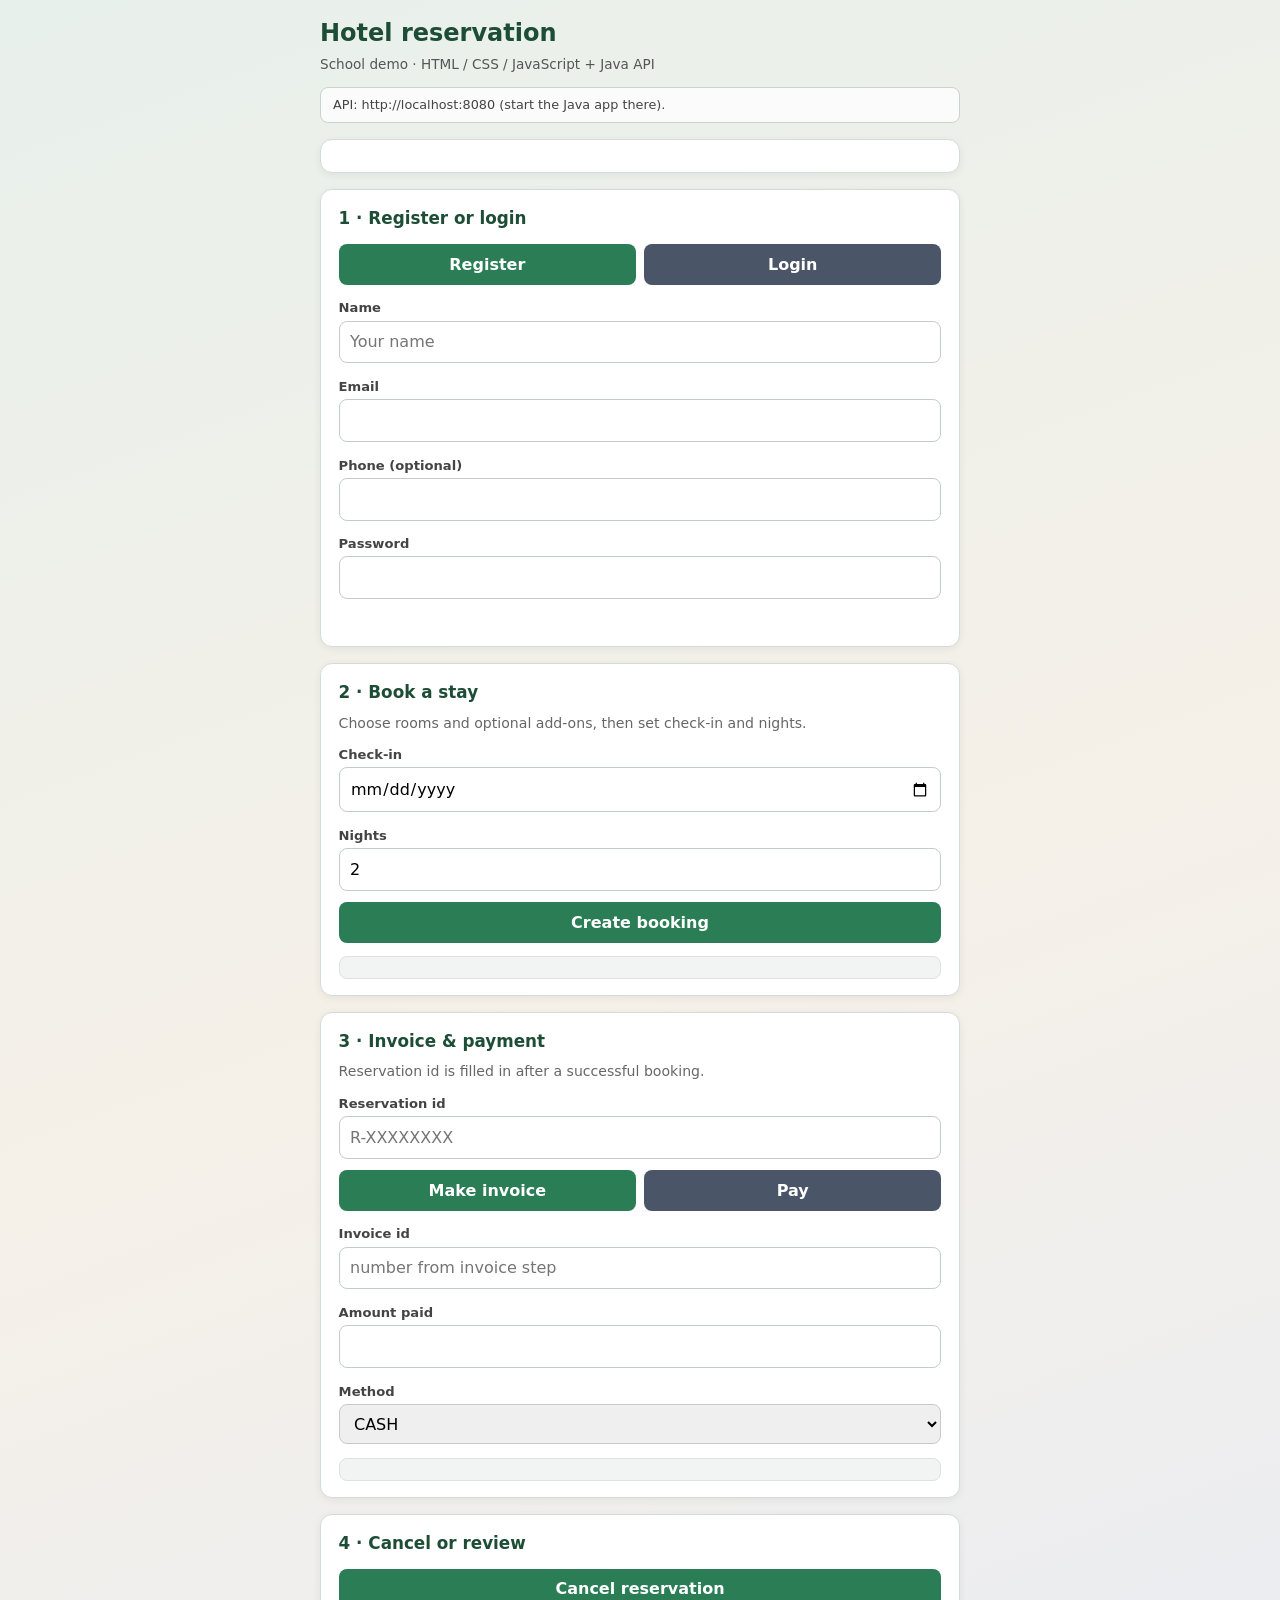
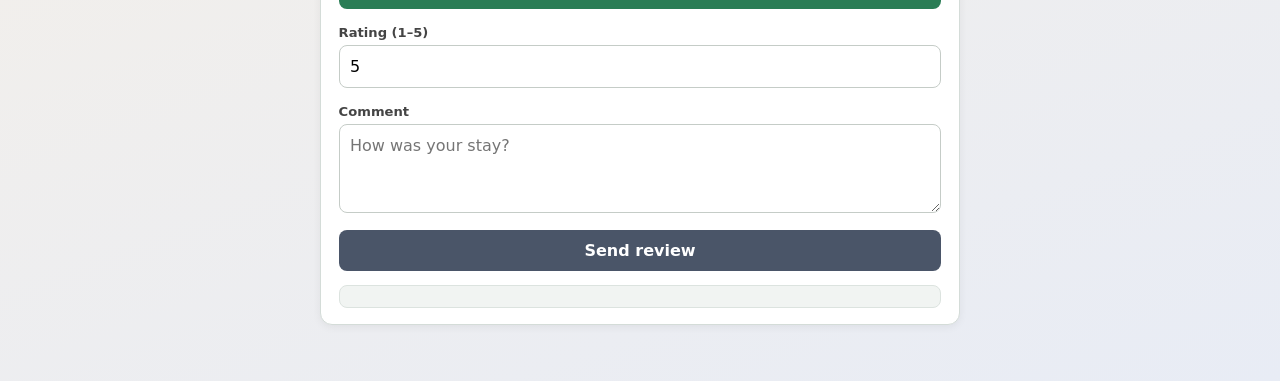
<file: frontend/index.html>
<!DOCTYPE html>
<html lang="en">
<head>
  <meta charset="UTF-8" />
  <meta name="viewport" content="width=device-width, initial-scale=1" />
  <title>Hotel Reservation</title>
  <link rel="stylesheet" href="css/style.css" />
</head>
<body>
  <header class="top">
    <h1>Hotel reservation</h1>
    <p class="tag">School demo · HTML / CSS / JavaScript + Java API</p>
  </header>

  <p id="apiHint" class="hint"></p>

  <section id="hotel" class="card"></section>

  <section class="card">
    <h2>1 · Register or login</h2>
    <div class="row">
      <button type="button" id="btnReg">Register</button>
      <button type="button" id="btnLog" class="secondary">Login</button>
    </div>
    <label for="name">Name</label>
    <input id="name" placeholder="Your name" autocomplete="name" />
    <label for="email">Email</label>
    <input id="email" type="email" autocomplete="email" />
    <label for="phone">Phone (optional)</label>
    <input id="phone" autocomplete="tel" />
    <label for="pw">Password</label>
    <input id="pw" type="password" autocomplete="current-password" />
    <p id="guestOut" class="msg ok" role="status"></p>
  </section>

  <section class="card">
    <h2>2 · Book a stay</h2>
    <p class="muted">Choose rooms and optional add-ons, then set check-in and nights.</p>
    <div id="rooms" class="checks"></div>
    <div id="services" class="checks"></div>
    <label for="checkIn">Check-in</label>
    <input id="checkIn" type="date" />
    <label for="nights">Nights</label>
    <input id="nights" type="number" min="1" value="2" />
    <button type="button" id="btnBook">Create booking</button>
    <pre id="bookOut" class="out" aria-live="polite"></pre>
  </section>

  <section class="card">
    <h2>3 · Invoice &amp; payment</h2>
    <p class="muted">Reservation id is filled in after a successful booking.</p>
    <label for="resId">Reservation id</label>
    <input id="resId" placeholder="R-XXXXXXXX" />
    <div class="row">
      <button type="button" id="btnInv">Make invoice</button>
      <button type="button" id="btnPay" class="secondary">Pay</button>
    </div>
    <label for="invId">Invoice id</label>
    <input id="invId" placeholder="number from invoice step" />
    <label for="payAmt">Amount paid</label>
    <input id="payAmt" type="number" step="0.01" min="0" />
    <label for="payMethod">Method</label>
    <select id="payMethod">
      <option value="CASH">CASH</option>
      <option value="CARD">CARD</option>
    </select>
    <pre id="payOut" class="out" aria-live="polite"></pre>
  </section>

  <section class="card">
    <h2>4 · Cancel or review</h2>
    <button type="button" id="btnCancel">Cancel reservation</button>
    <label for="rating">Rating (1–5)</label>
    <input id="rating" type="number" min="1" max="5" value="5" />
    <label for="comment">Comment</label>
    <textarea id="comment" rows="3" placeholder="How was your stay?"></textarea>
    <button type="button" id="btnReview" class="secondary">Send review</button>
    <pre id="extraOut" class="out" aria-live="polite"></pre>
  </section>

  <script src="js/app.js"></script>
</body>
</html>
</file>
<file: frontend/css/style.css>
*,
*::before,
*::after {
  box-sizing: border-box;
}

body {
  margin: 0 auto;
  max-width: 42rem;
  padding: 1rem 1rem 2.5rem;
  font-family: system-ui, -apple-system, "Segoe UI", Roboto, sans-serif;
  font-size: 1rem;
  line-height: 1.45;
  color: #1a1a1a;
  background: linear-gradient(160deg, #e8f0eb 0%, #f5f0e8 50%, #e8ecf5 100%);
  min-height: 100vh;
}

.top {
  margin-bottom: 0.75rem;
}

.top h1 {
  margin: 0 0 0.25rem;
  font-size: 1.5rem;
  font-weight: 700;
  color: #1e4d36;
}

.tag {
  margin: 0;
  font-size: 0.85rem;
  color: #555;
}

.hint {
  font-size: 0.8rem;
  color: #444;
  background: rgba(255, 255, 255, 0.75);
  border: 1px solid #c8d4cc;
  border-radius: 8px;
  padding: 0.5rem 0.75rem;
  margin: 0 0 1rem;
}

.card {
  background: #fff;
  border: 1px solid #d4dcd8;
  border-radius: 12px;
  padding: 1rem 1.1rem;
  margin-bottom: 1rem;
  box-shadow: 0 2px 8px rgba(0, 0, 0, 0.06);
}

.card h2 {
  margin: 0 0 0.5rem;
  font-size: 1.05rem;
  color: #1e4d36;
}

.muted {
  margin: 0 0 0.75rem;
  font-size: 0.88rem;
  color: #666;
}

label {
  display: block;
  margin: 0.5rem 0 0.2rem;
  font-size: 0.82rem;
  font-weight: 600;
  color: #444;
}

input,
textarea,
select,
button {
  width: 100%;
  padding: 0.55rem 0.65rem;
  margin-bottom: 0.35rem;
  border: 1px solid #c5ccc7;
  border-radius: 8px;
  font: inherit;
}

input:focus,
textarea:focus,
select:focus {
  outline: 2px solid #2a7d55;
  outline-offset: 1px;
  border-color: #2a7d55;
}

button {
  margin-top: 0.35rem;
  cursor: pointer;
  font-weight: 600;
  border: none;
  background: #2a7d55;
  color: #fff;
}

button:hover {
  filter: brightness(1.05);
}

button.secondary {
  background: #4a5568;
}

.row {
  display: flex;
  gap: 0.5rem;
  margin-bottom: 0.25rem;
}

.row button {
  flex: 1;
}

.checks {
  margin: 0.5rem 0 0.75rem;
}

.checks strong {
  display: block;
  margin-bottom: 0.35rem;
  font-size: 0.88rem;
}

.chk {
  display: flex;
  align-items: center;
  gap: 0.5rem;
  margin: 0.25rem 0;
  padding: 0.25rem 0;
}

.chk input {
  width: auto;
  margin: 0;
}

.chk label {
  margin: 0;
  font-weight: 500;
  cursor: pointer;
}

.out {
  white-space: pre-wrap;
  font-size: 0.78rem;
  background: #f1f4f2;
  border: 1px solid #dce3df;
  border-radius: 8px;
  padding: 0.65rem;
  max-height: 220px;
  overflow: auto;
  margin: 0.5rem 0 0;
}

.msg {
  min-height: 1.25rem;
  margin: 0.35rem 0 0;
  font-size: 0.9rem;
}

.ok {
  color: #166534;
}

.err {
  color: #b91c1c;
}

#hotel h2 {
  margin: 0 0 0.35rem;
  font-size: 1.2rem;
}

#hotel p {
  margin: 0.25rem 0;
  font-size: 0.92rem;
}
</file>
